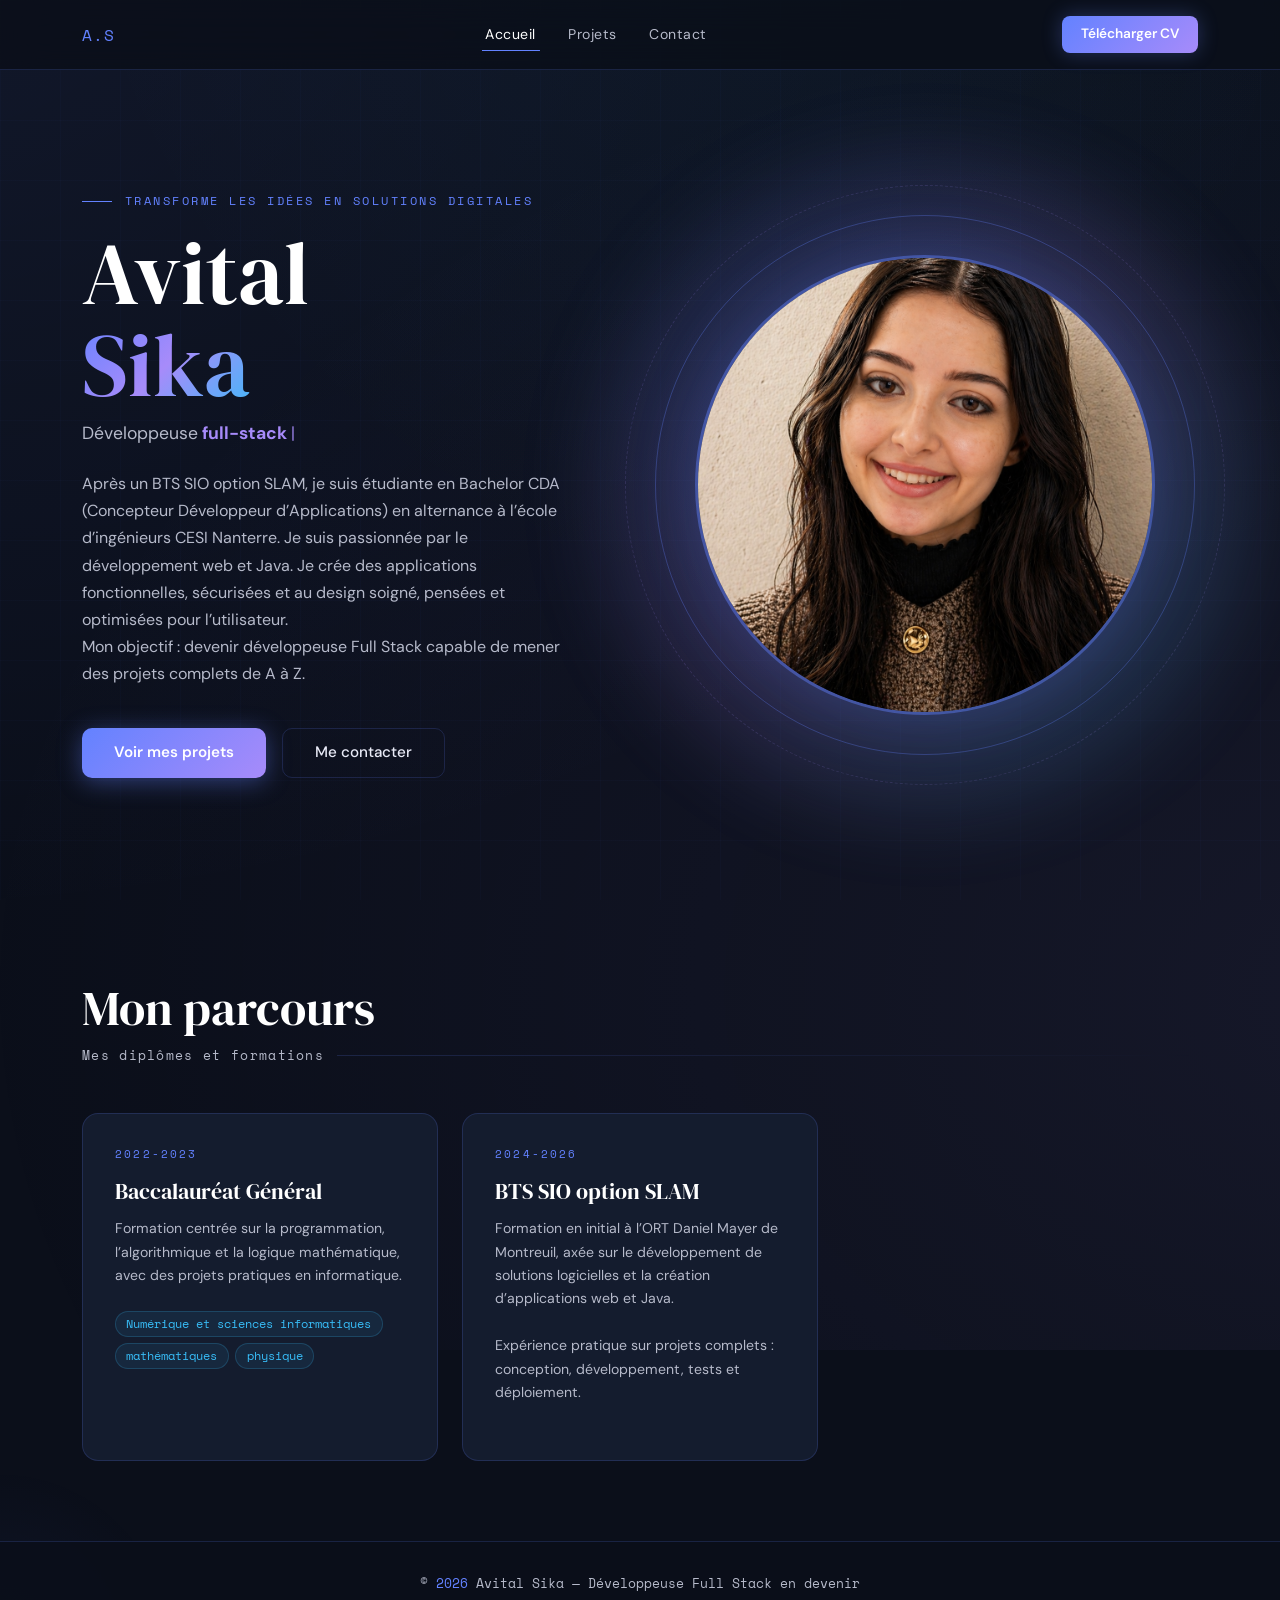
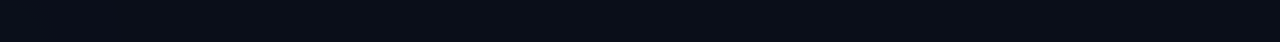
<file: public/index.html>
<!DOCTYPE html>
<html lang="fr">
<head>
  <meta charset="UTF-8">
  <meta name="viewport" content="width=device-width, initial-scale=1.0">
  <title>Avital Sika — Développeuse Full Stack</title>
  <link rel="preconnect" href="https://fonts.googleapis.com">
  <link href="https://fonts.googleapis.com/css2?family=DM+Sans:wght@300;400;500;600&family=DM+Serif+Display&family=Space+Mono:wght@400;700&display=swap" rel="stylesheet">
  <link href="https://cdn.jsdelivr.net/npm/bootstrap@5.3.0/dist/css/bootstrap.min.css" rel="stylesheet">
  <link rel="stylesheet" href="assets/css/style.css">
</head>
<body>

<!-- NAV -->
<nav class="navbar navbar-expand-lg">
  <div class="container">
    <a class="navbar-brand" href="index.html">A.S</a>
    <button class="navbar-toggler border-0" type="button" data-bs-toggle="collapse" data-bs-target="#nav" style="color:var(--text-muted)">
      <span class="navbar-toggler-icon"></span>
    </button>
    <div class="collapse navbar-collapse" id="nav">
      <ul class="navbar-nav mx-auto mb-2 mb-lg-0">
        <li class="nav-item"><a class="nav-link active" href="index.html">Accueil</a></li>
        <li class="nav-item"><a class="nav-link" href="projets.html">Projets</a></li>
        <li class="nav-item"><a class="nav-link" href="contact.html">Contact</a></li>
      </ul>
      <a href="assets/files/CV_Avital_Sika.pdf" download class="btn-cv">Télécharger CV</a>
    </div>
  </div>
</nav>

<!-- HERO -->
<main>
  <section class="hero">
    <div class="container">
      <div class="row align-items-center">
        <div class="col-lg-6">
          <div class="hero-eyebrow">Transforme les idées en solutions digitales</div>
          <h1 class="hero-name">
            Avital<br><span>Sika</span>
          </h1>
          <p class="hero-role">
            Développeuse<strong><span id="typed-text"> </span>
            <span class="cursor-blink">|</span></strong>
          </p>
          <p class="hero-desc reveal">
            Après un BTS SIO option SLAM, je suis étudiante en Bachelor CDA (Concepteur Développeur d’Applications)
            en alternance à l’école d’ingénieurs CESI Nanterre. Je suis passionnée par le développement web et Java.
            Je crée des applications fonctionnelles, sécurisées et au design soigné, pensées et optimisées pour l’utilisateur.
            <br> Mon objectif : devenir développeuse Full Stack capable de mener des projets complets de A à Z.
          </p>
          <div class="hero-ctas">
            <a href="projets.html" class="btn-primary-custom">
               Voir mes projets
            </a>
            <a href="contact.html" class="btn-outline-custom">Me contacter</a>
          </div>
        </div>

        <div class="col-lg-6">
          <div class="photo-wrapper">
            <div class="photo-ring"></div>
            <div class="photo-ring-2"></div>
            <img src="assets/images/ma_photo.png" class="profile-img" alt="Avital Sika">
          </div>
        </div>
      </div>
    </div>
  </section>


  <section class="projects-section">
    <div class="container">
      <div class="reveal">
        <h1 class="section-title">Mon parcours</h1>
        <p class="section-subtitle">Mes diplômes et formations</p>
      </div>

      <div class="row g-4">

        <div class="col-md-6 col-lg-4 reveal">
          <div class="project-card">
            <div class="project-num">2022-2023</div>
            <h3 class="project-title">Baccalauréat Général</h3>
            <p class="project-desc">Formation centrée sur la programmation, l’algorithmique et la logique mathématique, avec des projets pratiques en informatique.</p>
            <div class="project-tags">
              <span class="project-tag"> Numérique et sciences informatiques</span>
              <span class="project-tag">mathématiques</span>
              <span class="project-tag">physique</span>
            </div>
          </div>
        </div>

        <div class="col-md-6 col-lg-4 reveal">
          <div class="project-card">
            <div class="project-num">2024-2026</div>
            <h3 class="project-title">BTS SIO option SLAM</h3>
            <p class="project-desc">Formation en initial à l’ORT Daniel Mayer de Montreuil,
              axée sur le développement de solutions logicielles et la création d’applications web et Java.
            </p>
            <p class="project-desc">Expérience pratique sur projets complets : conception, développement, tests et déploiement.
            </p>
          </div>
        </div>

        <div class="col-md-6 col-lg-4 reveal">
          <div class="project-card">
            <div class="project-num">2026-2027</div>
            <h3 class="project-title">Bachelor CDA</h3>
            <p class="project-desc">Formation Concepteur Développeur d’Applications en alternance à l’école d’ingénieurs CESI Nanterre.
            </p>
          </div>
        </div>

      </div>
    </div>
  </section>


</main>

<footer>
  <p>© <span>2026</span> Avital Sika — Développeuse Full Stack en devenir</p>
</footer>

<script src="https://cdn.jsdelivr.net/npm/bootstrap@5.3.0/dist/js/bootstrap.bundle.min.js"></script>
<script src="assets/js/main.js"></script>

</body>


</html>
</file>
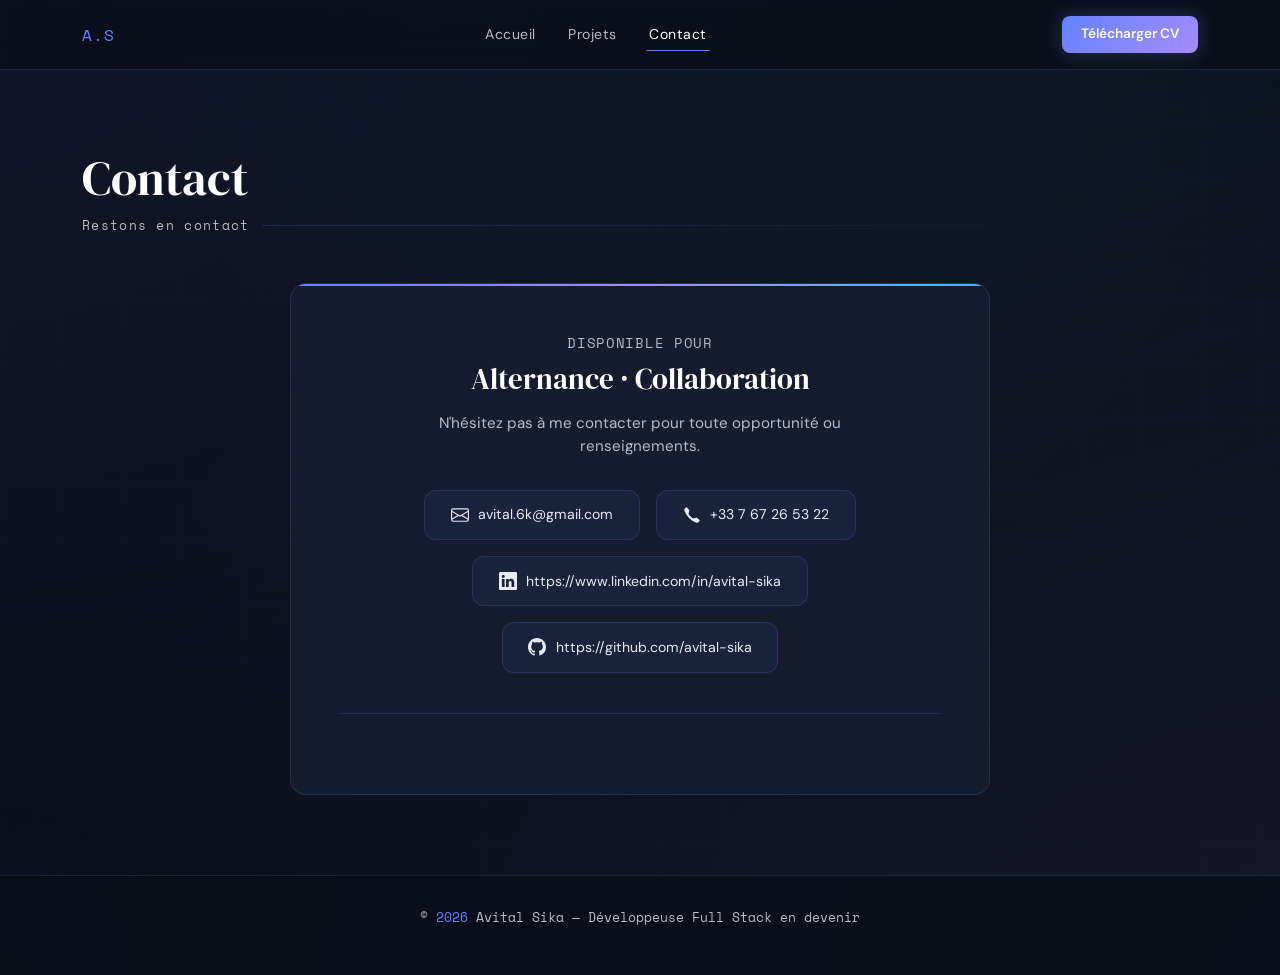
<file: public/contact.html>
<!DOCTYPE html>
<html lang="fr">
<head>
  <meta charset="UTF-8">
  <meta name="viewport" content="width=device-width, initial-scale=1.0">
  <title>Contact — Avital Sika</title>
  <link rel="preconnect" href="https://fonts.googleapis.com">
  <link href="https://fonts.googleapis.com/css2?family=DM+Sans:wght@300;400;500;600&family=DM+Serif+Display&family=Space+Mono:wght@400;700&display=swap" rel="stylesheet">
  <link href="https://cdn.jsdelivr.net/npm/bootstrap@5.3.0/dist/css/bootstrap.min.css" rel="stylesheet">
  <link rel="stylesheet" href="assets/css/style.css">
</head>
<body>

<nav class="navbar navbar-expand-lg">
  <div class="container">
    <a class="navbar-brand" href="index.html">A.S</a>
    <button class="navbar-toggler border-0" type="button" data-bs-toggle="collapse" data-bs-target="#nav" style="color:var(--text-muted)">
      <span class="navbar-toggler-icon"></span>
    </button>
    <div class="collapse navbar-collapse" id="nav">
      <ul class="navbar-nav mx-auto mb-2 mb-lg-0">
        <li class="nav-item"><a class="nav-link" href="index.html">Accueil</a></li>
        <li class="nav-item"><a class="nav-link" href="projets.html">Projets</a></li>
        <li class="nav-item"><a class="nav-link active" href="contact.html">Contact</a></li>
      </ul>
      <a href="assets/files/CV_Avital_Sika.pdf" download class="btn-cv">Télécharger CV</a>
    </div>
  </div>
</nav>

<main>
<!-- CONTACT -->
<section class="contact-section">
  <div class="container">
    <div class="reveal">
      <h1 class="section-title">Contact</h1>
      <p class="section-subtitle">Restons en contact</p>
    </div>
    <div class="contact-card reveal">
      <p style="color:var(--text-muted); margin-bottom:0.5rem; font-size:0.88rem; font-family:'Space Mono',monospace; letter-spacing:0.05em;">DISPONIBLE POUR</p>
      <h2 style="font-family:'DM Serif Display',serif; font-size:1.8rem; color:var(--white); margin-bottom:1rem;">Alternance · Collaboration</h2>
      <p style="color:var(--text-muted); font-size:0.95rem; max-width:450px; margin:0 auto 1.5rem;">
        N'hésitez pas à me contacter pour toute opportunité ou renseignements.
      </p>

      <div class="contact-links">
        <a href="mailto:avital.6k@gmail.com" class="contact-link">
          <svg fill="currentColor" viewBox="0 0 16 16" width="18" height="18"><path d="M0 4a2 2 0 0 1 2-2h12a2 2 0 0 1 2 2v8a2 2 0 0 1-2 2H2a2 2 0 0 1-2-2V4zm2-1a1 1 0 0 0-1 1v.217l7 4.2 7-4.2V4a1 1 0 0 0-1-1H2zm13 2.383-4.758 2.855L15 11.114V5.383zm-.034 6.878L9.271 8.82 8 9.583 6.728 8.82l-5.694 3.44A1 1 0 0 0 2 13h12a1 1 0 0 0 .966-.739zM1 11.114l4.758-2.876L1 5.383v5.731z"/></svg>
          avital.6k@gmail.com
        </a>
        <a href="tel:+33767265322" class="contact-link">
          <svg fill="currentColor" viewBox="0 0 16 16" width="18" height="18"><path d="M3.654 1.328a.678.678 0 0 0-1.015-.063L1.605 2.3c-.483.484-.661 1.169-.45 1.77a17.568 17.568 0 0 0 4.168 6.608 17.569 17.569 0 0 0 6.608 4.168c.601.211 1.286.033 1.77-.45l1.034-1.034a.678.678 0 0 0-.063-1.015l-2.307-1.794a.678.678 0 0 0-.58-.122l-2.19.547a1.745 1.745 0 0 1-1.657-.459L5.482 8.062a1.745 1.745 0 0 1-.46-1.657l.548-2.19a.678.678 0 0 0-.122-.58L3.654 1.328z"/></svg>
          +33 7 67 26 53 22
        </a>
        <a href="https://www.linkedin.com/in/avital-sika" target="_blank" class="contact-link">
          <svg fill="currentColor" viewBox="0 0 16 16" width="18" height="18"><path d="M0 1.146C0 .513.526 0 1.175 0h13.65C15.474 0 16 .513 16 1.146v13.708c0 .633-.526 1.146-1.175 1.146H1.175C.526 16 0 15.487 0 14.854V1.146zm4.943 12.248V6.169H2.542v7.225h2.401zm-1.2-8.212c.837 0 1.358-.554 1.358-1.248-.015-.709-.52-1.248-1.342-1.248-.822 0-1.359.54-1.359 1.248 0 .694.521 1.248 1.327 1.248h.016zm4.908 8.212V9.359c0-.216.016-.432.08-.586.173-.431.568-.878 1.232-.878.869 0 1.216.662 1.216 1.634v3.865h2.401V9.25c0-2.22-1.184-3.252-2.764-3.252-1.274 0-1.845.7-2.165 1.193v.025h-.016a5.54 5.54 0 0 1 .016-.025V6.169h-2.4c.03.678 0 7.225 0 7.225h2.4z"/></svg>
          https://www.linkedin.com/in/avital-sika
        </a>
        <a href="https://github.com/avital-sika" target="_blank" class="contact-link">
          <svg fill="currentColor" viewBox="0 0 16 16" width="18" height="18"><path d="M8 0C3.58 0 0 3.58 0 8c0 3.54 2.29 6.53 5.47 7.59.4.07.55-.17.55-.38 0-.19-.01-.82-.01-1.49-2.01.37-2.53-.49-2.69-.94-.09-.23-.48-.94-.82-1.13-.28-.15-.68-.52-.01-.53.63-.01 1.08.58 1.23.82.72 1.21 1.87.87 2.33.66.07-.52.28-.87.51-1.07-1.78-.2-3.64-.89-3.64-3.95 0-.87.31-1.59.82-2.15-.08-.2-.36-1.02.08-2.12 0 0 .67-.21 2.2.82.64-.18 1.32-.27 2-.27.68 0 1.36.09 2 .27 1.53-1.04 2.2-.82 2.2-.82.44 1.1.16 1.92.08 2.12.51.56.82 1.27.82 2.15 0 3.07-1.87 3.75-3.65 3.95.29.25.54.73.54 1.48 0 1.07-.01 1.93-.01 2.2 0 .21.15.46.55.38A8.012 8.012 0 0 0 16 8c0-4.42-3.58-8-8-8z"/></svg>
          https://github.com/avital-sika
        </a>
      </div>

      <!-- TÉLÉCHARGEMENTS -->
      <div class="download-section">

      </div>
    </div>
  </div>
</section>

</main>

<footer>
  <p>© <span>2026</span> Avital Sika — Développeuse Full Stack en devenir</p>
</footer>

<script src="https://cdn.jsdelivr.net/npm/bootstrap@5.3.0/dist/js/bootstrap.bundle.min.js"></script>
<script src="assets/js/main.js"></script>
</body>
</html>
</file>
<file: public/assets/css/style.css>
:root {
  --bg: #0b0f1a;
  --bg2: #111827;
  --card: #141c2e;
  --border: rgba(99, 130, 255, 0.18);
  --accent: #6382ff;
  --accent2: #a78bfa;
  --accent3: #38bdf8;
  --text: #e8eaf6;
  --text-muted: #b6baca;
  --white: #ffffff;
}
.cursor-blink {
  animation: blink 1s step-end infinite;
  color: var(--accent2);
  font-weight: 300;
}
@keyframes blink { 0%,100%{opacity:1} 50%{opacity:0} }
*, *::before, *::after { box-sizing: border-box; margin: 0; padding: 0; }
html { scroll-behavior: smooth; }

body {
  background-color: var(--bg);
  color: var(--text);
  font-family: 'DM Sans', 'Segoe UI', sans-serif;
  min-height: 100vh;
  overflow-x: hidden;
  position: relative;
}

body::before {
  content: '';
  position: fixed;
  top: -50%; left: -50%;
  width: 200%; height: 200%;
  background:
    radial-gradient(ellipse at 20% 20%, rgba(99,130,255,0.08) 0%, transparent 50%),
    radial-gradient(ellipse at 80% 80%, rgba(167,139,250,0.07) 0%, transparent 50%),
    radial-gradient(ellipse at 60% 10%, rgba(56,189,248,0.05) 0%, transparent 40%);
  animation: bgShift 15s ease-in-out infinite alternate;
  pointer-events: none;
  z-index: 0;
}

body::after {
  content: '';
  position: fixed;
  inset: 0;
  background-image:
    linear-gradient(rgba(99,130,255,0.025) 1px, transparent 1px),
    linear-gradient(90deg, rgba(99,130,255,0.025) 1px, transparent 1px);
  background-size: 60px 60px;
  pointer-events: none;
  z-index: 0;
}

@keyframes bgShift {
  0% { transform: translate(0,0) rotate(0deg); }
  100% { transform: translate(3%,2%) rotate(2deg); }
}

main, nav, footer, section { position: relative; z-index: 1; }

/* NAV */
.navbar {
  background: rgba(11,15,26,0.88) !important;
  backdrop-filter: blur(20px);
  border-bottom: 1px solid var(--border);
  padding: 1rem 0;
  position: sticky;
  top: 0;
  z-index: 100;
}

.navbar-brand {
  font-family: 'Space Mono', monospace;
  font-size: 1rem;
  color: var(--accent) !important;
  letter-spacing: 0.05em;
}

.nav-link {
  color: var(--text-muted) !important;
  font-size: 0.88rem;
  letter-spacing: 0.04em;
  transition: color 0.3s;
  position: relative;
  padding: 0.5rem 1rem !important;
}

.nav-link::after {
  content: '';
  position: absolute;
  bottom: 2px; left: 50%;
  transform: translateX(-50%) scaleX(0);
  width: 70%; height: 1px;
  background: var(--accent);
  transition: transform 0.3s ease;
}

.nav-link:hover::after, .nav-link.active::after { transform: translateX(-50%) scaleX(1); }
.nav-link:hover, .nav-link.active { color: var(--white) !important; }

.btn-cv {
  background: linear-gradient(135deg, var(--accent), var(--accent2));
  color: var(--white) !important;
  border: none;
  border-radius: 8px;
  padding: 0.5rem 1.2rem;
  font-size: 0.85rem;
  font-weight: 600;
  margin-left: 0px;
  transition: all 0.3s ease;
  box-shadow: 0 0 20px rgba(99,130,255,0.3);
  text-decoration: none;
}

.btn-cv:hover {
  transform: translateY(-2px);
  box-shadow: 0 0 35px rgba(99,130,255,0.6);
  color: var(--white) !important;
}

/* HERO */
.hero {
  min-height: calc(100vh - 70px);
  display: flex;
  align-items: center;
  padding: 4rem 0;
}

.hero-eyebrow {
  font-family: 'Space Mono', monospace;
  font-size: 0.78rem;
  color: var(--accent);
  letter-spacing: 0.2em;
  text-transform: uppercase;
  margin-bottom: 1rem;
  display: flex;
  align-items: center;
  gap: 0.8rem;
  opacity: 0;
  animation: fadeUp 0.8s ease 0.2s forwards;
}

.hero-eyebrow::before {
  content: '';
  display: inline-block;
  width: 30px; height: 1px;
  background: var(--accent);
}

.hero-name {
  font-family: 'DM Serif Display', Georgia, serif;
  font-size: clamp(3rem, 7vw, 5.5rem);
  font-weight: 400;
  line-height: 1.05;
  color: var(--white);
  margin-bottom: 0.5rem;
  opacity: 0;
  animation: fadeUp 0.8s ease 0.4s forwards;
}

.hero-name span {
  background: linear-gradient(135deg, var(--accent), var(--accent2), var(--accent3));
  -webkit-background-clip: text;
  -webkit-text-fill-color: transparent;
  background-clip: text;
}

.hero-role {
  font-size: 1.1rem;
  color: var(--text-muted);
  margin-bottom: 1.5rem;
  opacity: 0;
  animation: fadeUp 0.8s ease 0.55s forwards;
}

.hero-role strong { color: var(--accent2); }

.hero-desc {
  font-size: 1rem;
  color: var(--text-muted);
  line-height: 1.7;
  max-width: 480px;
  margin-bottom: 2.5rem;
  opacity: 0;
  animation: fadeUp 0.8s ease 0.7s forwards;
}

.hero-ctas {
  display: flex;
  gap: 1rem;
  flex-wrap: wrap;
  opacity: 0;
  animation: fadeUp 0.8s ease 0.85s forwards;
}

.btn-primary-custom {
  background: linear-gradient(135deg, var(--accent), var(--accent2));
  color: var(--white);
  border: none;
  border-radius: 10px;
  padding: 0.8rem 2rem;
  font-weight: 600;
  font-size: 0.95rem;
  text-decoration: none;
  transition: all 0.3s;
  box-shadow: 0 4px 25px rgba(99,130,255,0.4);
  display: inline-flex;
  align-items: center;
  gap: 0.5rem;
}

.btn-primary-custom:hover {
  transform: translateY(-3px);
  box-shadow: 0 8px 40px rgba(99,130,255,0.6);
  color: var(--white);
}

.btn-outline-custom {
  background: transparent;
  color: var(--text);
  border: 1px solid var(--border);
  border-radius: 10px;
  padding: 0.8rem 2rem;
  font-weight: 500;
  font-size: 0.95rem;
  text-decoration: none;
  transition: all 0.3s;
  display: inline-flex;
  align-items: center;
  gap: 0.5rem;
}

.btn-outline-custom:hover {
  border-color: var(--accent);
  color: var(--accent);
  background: rgba(99,130,255,0.05);
}

/* PHOTO */
.photo-wrapper {
  position: relative;
  display: flex;
  justify-content: center;
  align-items: center;
  opacity: 0;
  animation: fadeIn 1s ease 0.6s forwards;
}

.photo-wrapper::before {
  content: '';
  position: absolute;
  width: 640px; height: 640px; /* 320 -> 640 */
  border-radius: 50%;
  background: linear-gradient(135deg, var(--accent), var(--accent2), var(--accent3));
  opacity: 0.18;
  filter: blur(45px);
  animation: pulse 4s ease-in-out infinite;
}

.photo-ring {
  position: absolute;
  width: 540px; height: 540px; /* 270 -> 540 */
  border-radius: 50%;
  border: 1px solid rgba(99,130,255,0.3);
  animation: spin 20s linear infinite;
}

.photo-ring-2 {
  position: absolute;
  width: 600px; height: 600px; /* 300 -> 600 */
  border-radius: 50%;
  border: 1px dashed rgba(167,139,250,0.15);
  animation: spin 30s linear infinite reverse;
}

.profile-img {
  width: 460px; height: 460px; /* 230 -> 460 */
  border-radius: 50%;
  object-fit: cover;
  border: 3px solid rgba(99,130,255,0.5);
  position: relative;
  z-index: 2;
  box-shadow: 0 0 60px rgba(99,130,255,0.25);
}

/* TECH BADGES */
.tech-badges {
  display: flex;
  flex-wrap: wrap;
  gap: 0.6rem;
  margin-top: 2rem;
  opacity: 0;
  animation: fadeUp 0.8s ease 1s forwards;
}

.badge-tech {
  background: rgba(99,130,255,0.08);
  border: 1px solid rgba(99,130,255,0.22);
  color: var(--accent);
  padding: 0.3rem 0.85rem;
  border-radius: 50px;
  font-size: 0.76rem;
  font-family: 'Space Mono', monospace;
  transition: all 0.3s;
  cursor: default;
}

.badge-tech:hover {
  background: rgba(99,130,255,0.18);
  border-color: var(--accent);
  transform: translateY(-2px);
  box-shadow: 0 4px 15px rgba(99,130,255,0.2);
}

/* SECTIONS */
.section-title {
  font-family: 'DM Serif Display', Georgia, serif;
  font-size: clamp(2rem, 4vw, 3rem);
  color: var(--white);
  margin-bottom: 0.5rem;
}

.section-subtitle {
  color: var(--text-muted);
  font-size: 0.82rem;
  font-family: 'Space Mono', monospace;
  letter-spacing: 0.1em;
  margin-bottom: 3rem;
  display: flex;
  align-items: center;
  gap: 0.8rem;
}

.section-subtitle::after {
  content: '';
  flex: 1;
  height: 1px;
  background: linear-gradient(90deg, var(--border), transparent);
}

/* SKILLS */
.skills-section, .projects-section, .bts-section, .contact-section {
  padding: 5rem 0;
}

.skill-category {
  background: var(--card);
  border: 1px solid var(--border);
  border-radius: 16px;
  padding: 2rem;
  margin-bottom: 1.5rem;
  transition: all 0.4s ease;
  position: relative;
  overflow: hidden;
}

.skill-category::before {
  content: '';
  position: absolute;
  top: 0; left: 0; right: 0;
  height: 2px;
  background: linear-gradient(90deg, var(--accent), var(--accent2));
  transform: scaleX(0);
  transform-origin: left;
  transition: transform 0.4s ease;
}

.skill-category:hover::before { transform: scaleX(1); }
.skill-category:hover {
  border-color: rgba(99,130,255,0.4);
  transform: translateY(-4px);
  box-shadow: 0 20px 50px rgba(0,0,0,0.3);
}

.skill-category-title {
  font-family: 'Space Mono', monospace;
  font-size: 0.72rem;
  color: var(--accent);
  letter-spacing: 0.15em;
  text-transform: uppercase;
  margin-bottom: 1.5rem;
}

.skill-item { margin-bottom: 1rem; }

.skill-name {
  display: flex;
  justify-content: space-between;
  margin-bottom: 0.4rem;
  font-size: 0.88rem;
  color: var(--text);
}

.skill-pct {
  color: var(--accent2);
  font-family: 'Space Mono', monospace;
  font-size: 0.78rem;
}

.skill-bar {
  height: 4px;
  background: rgba(255,255,255,0.06);
  border-radius: 10px;
  overflow: hidden;
}

.skill-fill {
  height: 100%;
  border-radius: 10px;
  background: linear-gradient(90deg, var(--accent), var(--accent2));
  width: 0%;
  transition: width 1.2s cubic-bezier(0.4, 0, 0.2, 1);
  box-shadow: 0 0 10px rgba(99,130,255,0.4);
}

/* PROJECTS */
.project-card {
  background: var(--card);
  border: 1px solid var(--border);
  border-radius: 16px;
  padding: 2rem;
  height: 100%;
  transition: all 0.4s ease;
  position: relative;
  overflow: hidden;
}

.project-card:hover {
  transform: translateY(-8px);
  border-color: rgba(99,130,255,0.4);
  box-shadow: 0 25px 60px rgba(0,0,0,0.4);
}

.project-num {
  font-family: 'Space Mono', monospace;
  font-size: 0.68rem;
  color: var(--accent);
  letter-spacing: 0.2em;
  margin-bottom: 1rem;
}

.project-title {
  font-family: 'DM Serif Display', Georgia, serif;
  font-size: 1.35rem;
  color: var(--white);
  margin-bottom: 0.8rem;
}

.project-desc {
  color: var(--text-muted);
  font-size: 0.88rem;
  line-height: 1.65;
  margin-bottom: 1.5rem;
}

.sociéte-desc {
  color: #B6BACAFF;
  font-size: 0.88rem;
  line-height: 1.65;
  margin-bottom: 50px;
}
.sociéte-title {
  color: #e0e1e8;
  font-size: 0.88rem;
  line-height: 1.65;
  margin-bottom: 1rem;
}

.project-tags { display: flex; flex-wrap: wrap; gap: 0.4rem; margin-top: 10px}

.project-tag {
  background: rgba(56,189,248,0.08);
  border: 1px solid rgba(56,189,248,0.2);
  color: var(--accent3);
  padding: 0.2rem 0.65rem;
  border-radius: 50px;
  font-size: 0.72rem;
  font-family: 'Space Mono', monospace;
}

/* BTS TABLE */
.bts-table-wrapper {
  background: var(--card);
  border: 1px solid var(--border);
  border-radius: 16px;
  overflow: hidden;
}

.bts-table { width: 100%; border-collapse: collapse; }

.bts-table th {
  background: rgba(99,130,255,0.1);
  color: var(--accent);
  font-family: 'Space Mono', monospace;
  font-size: 0.72rem;
  letter-spacing: 0.1em;
  text-transform: uppercase;
  padding: 1rem 1.5rem;
  text-align: left;
  border-bottom: 1px solid var(--border);
}

.bts-table td {
  padding: 0.9rem 1.5rem;
  color: var(--text);
  font-size: 0.88rem;
  border-bottom: 1px solid rgba(255,255,255,0.04);
}

.bts-table tr:last-child td { border-bottom: none; }
.bts-table tr:hover td { background: rgba(99,130,255,0.04); }

.level-badge {
  display: inline-block;
  padding: 0.2rem 0.65rem;
  border-radius: 50px;
  font-size: 0.72rem;
  font-family: 'Space Mono', monospace;
}

.level-1 { background: rgba(99,130,255,0.12); color: var(--accent); border: 1px solid rgba(99,130,255,0.3); }
.level-2 { background: rgba(167,139,250,0.12); color: var(--accent2); border: 1px solid rgba(167,139,250,0.3); }
.level-3 { background: rgba(56,189,248,0.12); color: var(--accent3); border: 1px solid rgba(56,189,248,0.3); }

/* CONTACT */
.contact-card {
  background: var(--card);
  border: 1px solid var(--border);
  border-radius: 16px;
  padding: 3rem;
  text-align: center;
  position: relative;
  overflow: hidden;
  max-width: 700px;
  margin: 0 auto;
}

.contact-card::before {
  content: '';
  position: absolute;
  top: 0; left: 0; right: 0;
  height: 2px;
  background: linear-gradient(90deg, var(--accent), var(--accent2), var(--accent3));
}

.contact-links {
  display: flex;
  justify-content: center;
  flex-wrap: wrap;
  gap: 1rem;
  margin-top: 2rem;
}

.contact-link {
  display: flex;
  align-items: center;
  gap: 0.6rem;
  padding: 0.85rem 1.6rem;
  background: rgba(99,130,255,0.07);
  border: 1px solid var(--border);
  border-radius: 12px;
  color: var(--text);
  text-decoration: none;
  font-size: 0.88rem;
  transition: all 0.3s;
}

.contact-link:hover {
  background: rgba(99,130,255,0.14);
  border-color: var(--accent);
  color: var(--white);
  transform: translateY(-3px);
  box-shadow: 0 8px 25px rgba(99,130,255,0.2);
}

.download-section {
  display: flex;
  justify-content: center;
  gap: 1rem;
  flex-wrap: wrap;
  margin-top: 2.5rem;
  padding-top: 2rem;
  border-top: 1px solid var(--border);
}

.btn-download {
  display: inline-flex;
  align-items: center;
  gap: 0.6rem;
  padding: 0.9rem 2rem;
  border-radius: 12px;
  font-size: 0.9rem;
  font-weight: 600;
  text-decoration: none;
  transition: all 0.3s;
}

.btn-download-primary {
  background: linear-gradient(135deg, var(--accent), var(--accent2));
  color: var(--white);
  box-shadow: 0 4px 20px rgba(99,130,255,0.35);
}

.btn-download-primary:hover {
  transform: translateY(-3px);
  box-shadow: 0 8px 35px rgba(99,130,255,0.55);
  color: var(--white);
}

.btn-download-secondary {
  background: rgba(56,189,248,0.08);
  border: 1px solid rgba(56,189,248,0.3);
  color: var(--accent3);
}

.btn-download-secondary:hover {
  background: rgba(56,189,248,0.18);
  border-color: var(--accent3);
  transform: translateY(-3px);
  color: var(--accent3);
}

/* FOOTER */
footer {
  background: rgba(11,15,26,0.9);
  border-top: 1px solid var(--border);
  padding: 2rem 0;
  text-align: center;
  color: var(--text-muted);
  font-size: 0.82rem;
  font-family: 'Space Mono', monospace;
}

footer span { color: var(--accent); }

/* ANIMATIONS */
@keyframes fadeUp {
  from { opacity: 0; transform: translateY(24px); }
  to { opacity: 1; transform: translateY(0); }
}

@keyframes fadeIn {
  from { opacity: 0; }
  to { opacity: 1; }
}

.reveal {
  opacity: 0;
  transform: translateY(30px);
  transition: opacity 0.7s ease, transform 0.7s ease;
}

.reveal.visible { opacity: 1; transform: translateY(0); }

/* SCROLLBAR */
::-webkit-scrollbar { width: 5px; }
::-webkit-scrollbar-track { background: var(--bg); }
::-webkit-scrollbar-thumb { background: var(--accent); border-radius: 10px; }

/* CURSOR GLOW */
.cursor-glow {
  width: 350px; height: 350px;
  background: radial-gradient(circle, rgba(99,130,255,0.06), transparent 70%);
  border-radius: 50%;
  position: fixed;
  pointer-events: none;
  transform: translate(-50%, -50%);
  z-index: 0;
  transition: left 0.06s, top 0.06s;
}

/* RESPONSIVE */
@media (max-width: 768px) {
  .hero { padding: 2rem 0 3rem; min-height: auto; }
  .photo-wrapper { margin-top: 3rem; }
  .profile-img { width: 180px; height: 180px; }
  .photo-ring { width: 210px; height: 210px; }
  .photo-ring-2 { width: 240px; height: 240px; }
  .photo-wrapper::before { width: 250px; height: 250px; }
  .contact-card { padding: 2rem 1.5rem; }
  .bts-table th, .bts-table td { padding: 0.75rem 0.8rem; font-size: 0.8rem; }
  .skills-section, .projects-section, .bts-section, .contact-section { padding: 3rem 0; }
}




/* Bouton Détails spécifique aux cartes */
.btn-details {
  background: transparent;
  color: var(--accent3);
  border: 1px solid rgba(56, 189, 248, 0.3);
  border-radius: 8px;
  padding: 0.4rem 1rem;
  font-family: 'Space Mono', monospace;
  font-size: 0.75rem;
  font-weight: 400;
  text-transform: uppercase;
  letter-spacing: 0.1em;
  transition: all 0.3s ease;
  text-decoration: none;
  margin-top: 20px;
  display: inline-flex;
  align-items: center;
  gap: 0.5rem;
}

.btn-details:hover {
  background: rgba(56, 189, 248, 0.1);
  border-color: var(--accent3);
  color: var(--white);
  box-shadow: 0 0 15px rgba(56, 189, 248, 0.3);
  transform: translateX(5px); /* Petit décalage vers la droite sympa */
}

/* Style spécifique pour la Modal pour coller à ton thème */
.modal-content {
  background-color: var(--card) !important;
  border: 1px solid var(--border) !important;
  color: var(--text);
  border-radius: 20px !important;
}

.modal-header {
  border-bottom: 1px solid var(--border) !important;
}

.modal-title {
  font-family: 'DM Serif Display', serif;
  color: var(--white);
}

.modal-body h5 {
  color: var(--accent);
  font-family: 'Space Mono', monospace;
  font-size: 0.9rem;
  margin-top: 1.5rem;
}

.proof-img {
  width: 100%;
  border-radius: 12px;
  border: 1px solid var(--border);
  margin-bottom: 1rem;
  transition: transform 0.3s ease;
}

.montee-comp-img {
  width: 40%;
  border-radius: 12px;
  border: 1px solid var(--border);
  margin-bottom: 1rem;
}
.montee-comp-img:hover {
  transform: scale(3)
}

  /* Pour la balise <video> */
video {
  max-width: 100%;
  height: 100%;
  border-radius: 8px; /* Un petit arrondi pour le style */
  box-shadow: 0 4px 10px rgba(0,0,0,0.1);
}
</file>
